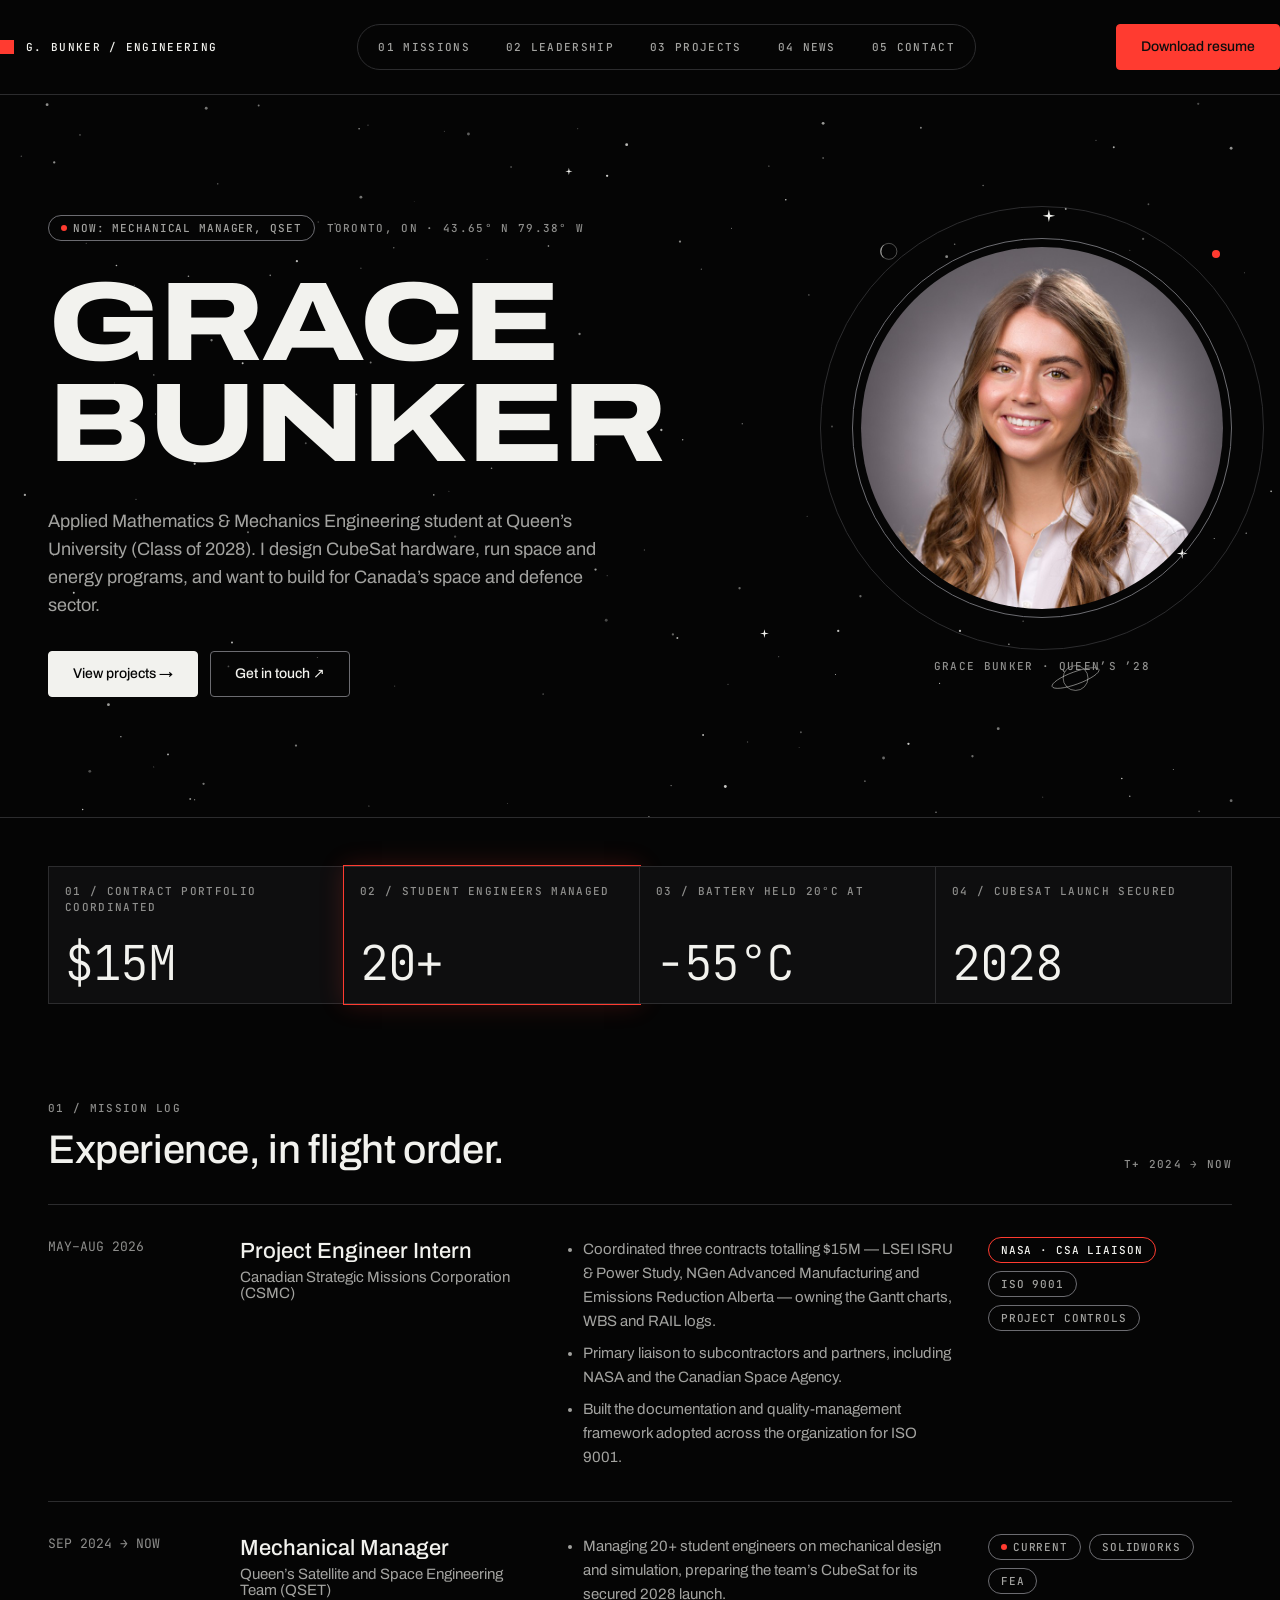
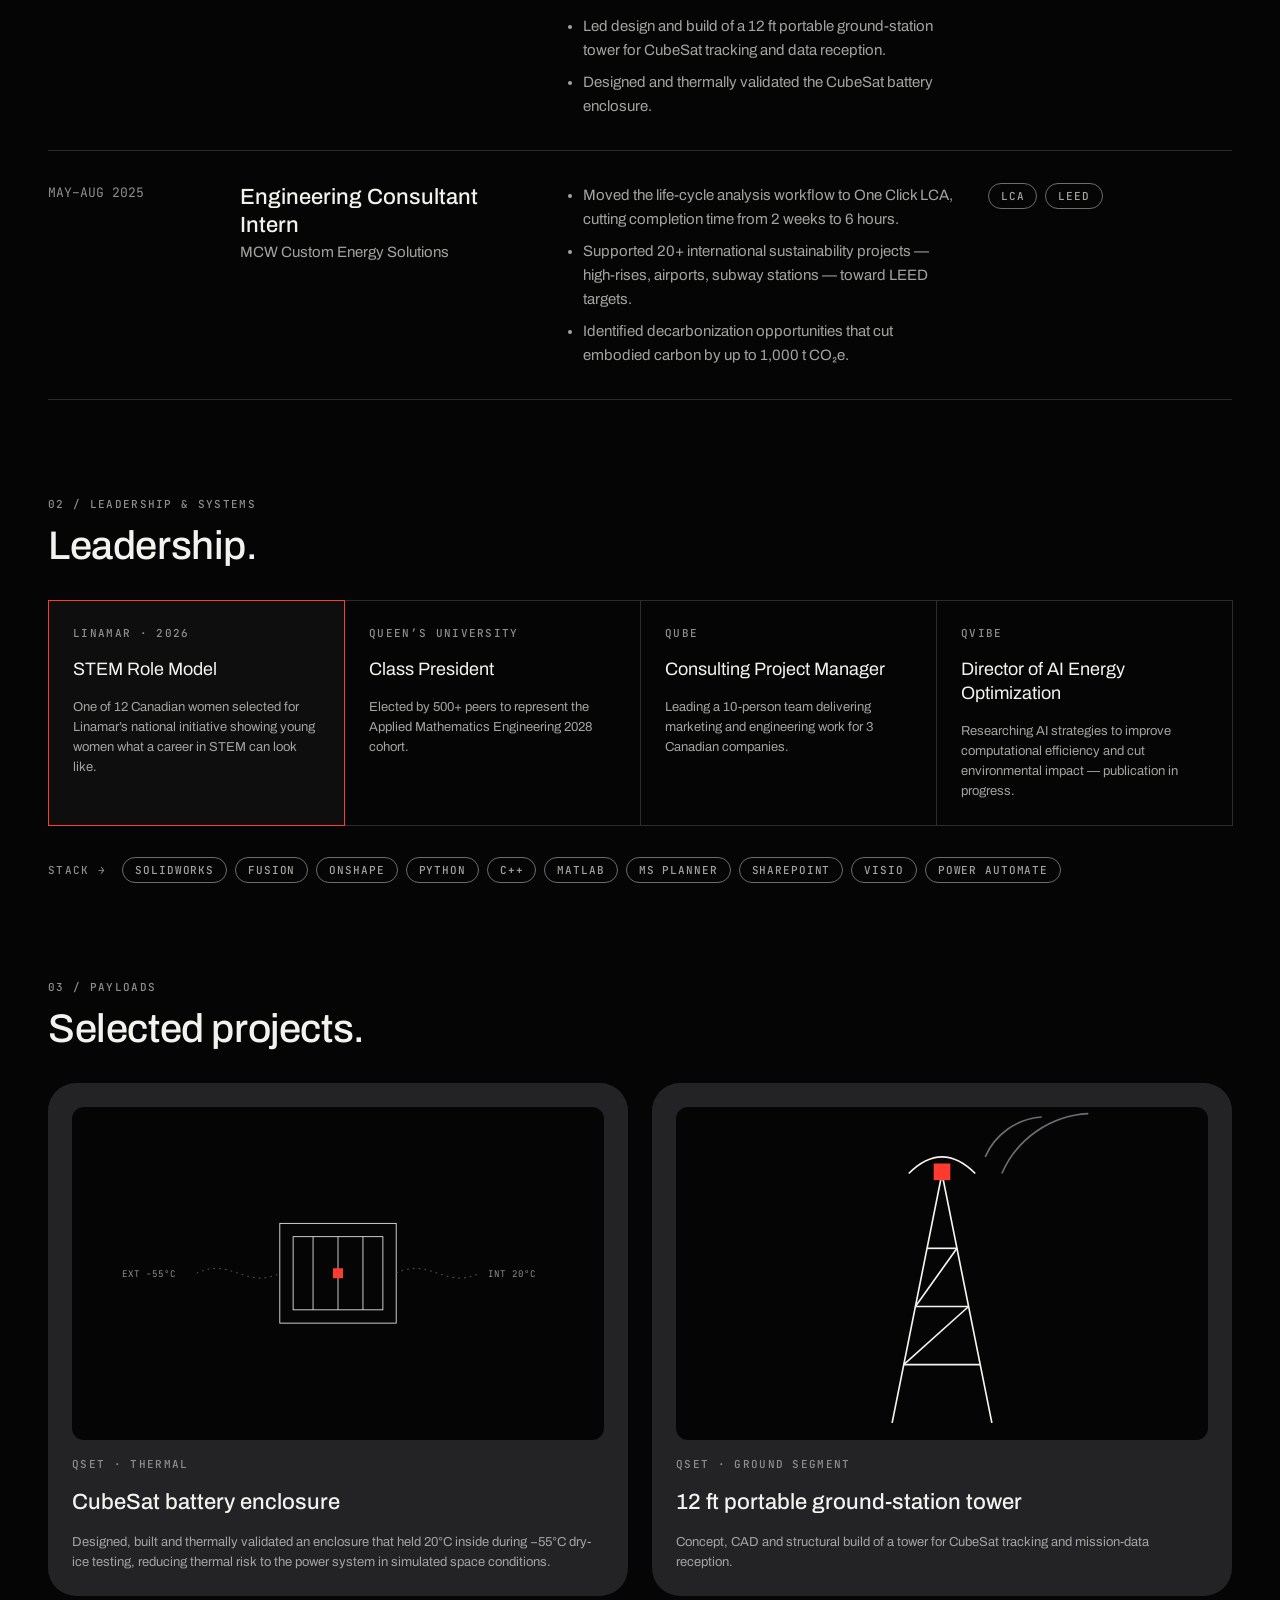
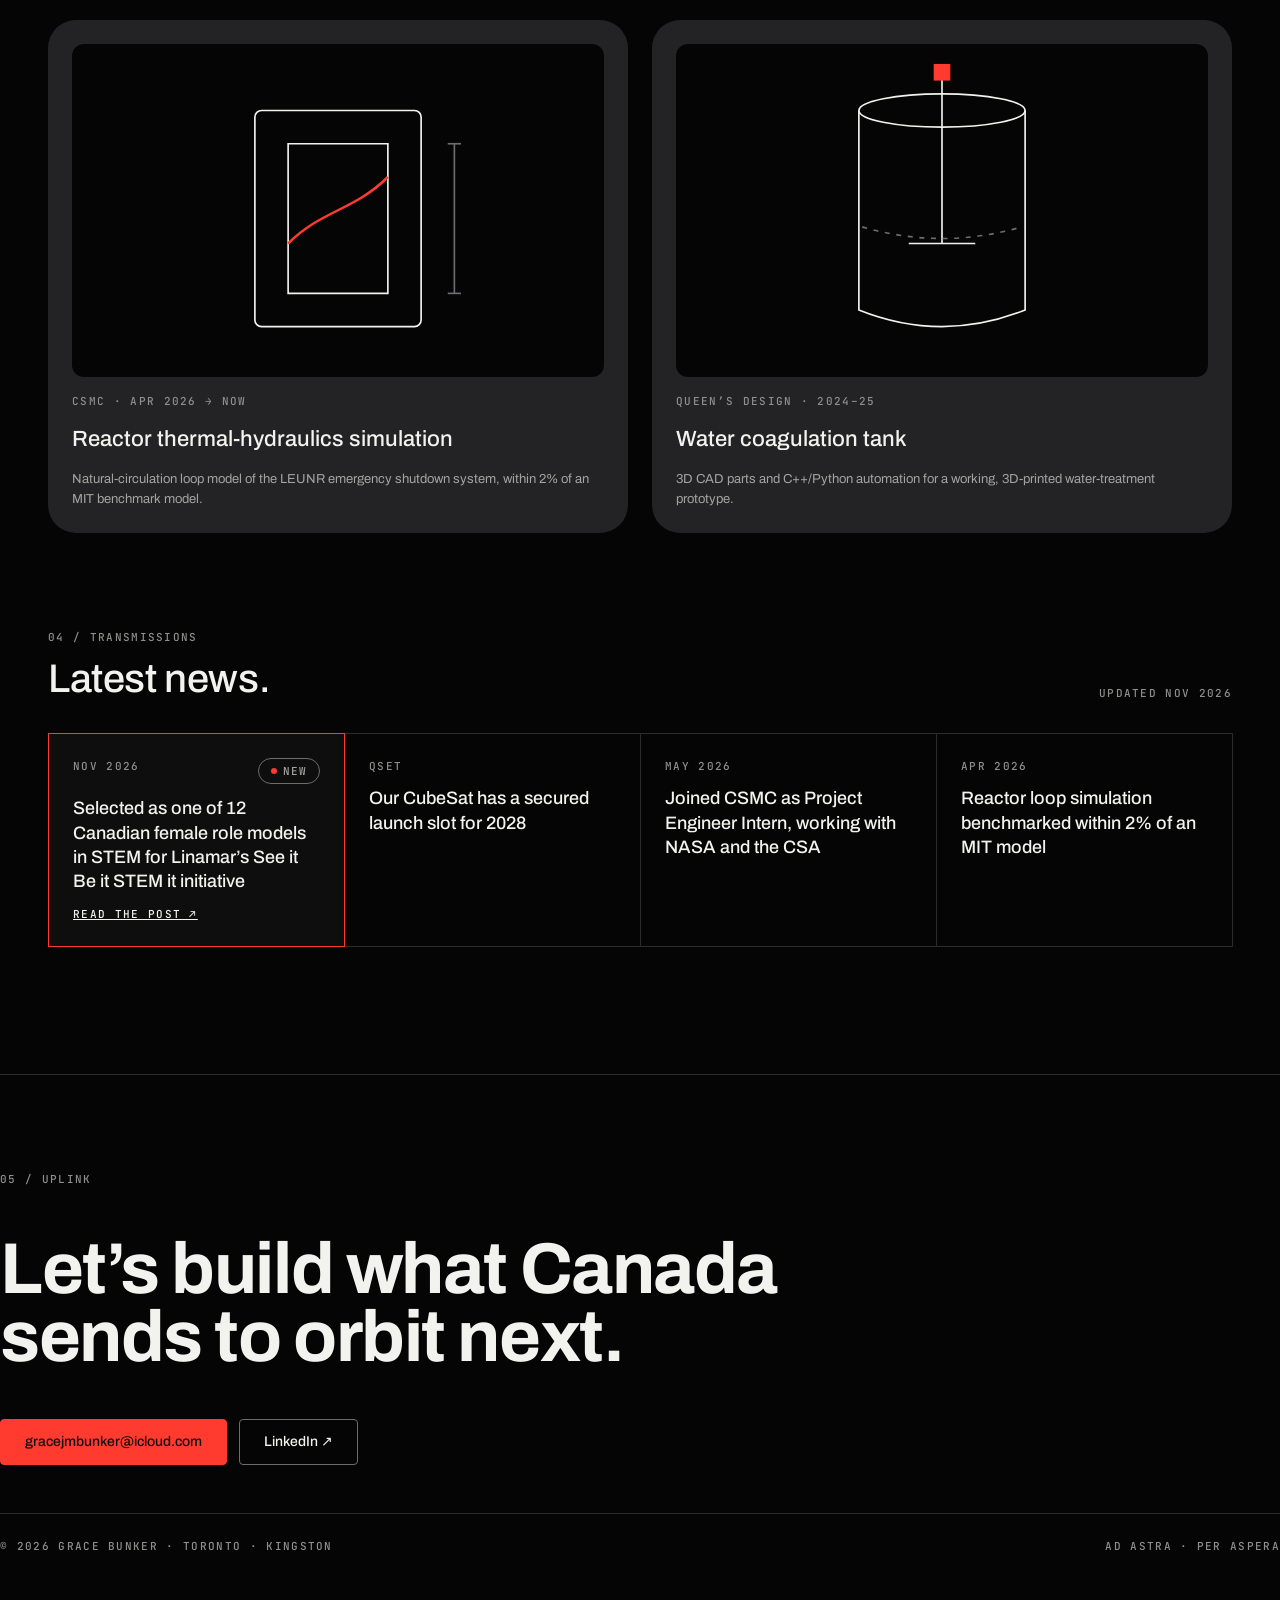
<file: index.html>
<!doctype html>
<html lang="en">
<head>
<meta charset="utf-8">
<meta name="viewport" content="width=device-width, initial-scale=1">
<title>Grace Bunker — Engineering Portfolio</title>
<meta name="description" content="Grace Bunker — Applied Mathematics & Mechanics Engineering student at Queen’s University, building for Canada’s space and defence sector.">
<meta property="og:title" content="Grace Bunker — Engineering Portfolio">
<meta property="og:description" content="CubeSat hardware, space and energy programs, and a STEM role model for Linamar’s See it Be it STEM it.">
<meta property="og:image" content="assets/grace-headshot.jpg">
<link rel="preconnect" href="https://fonts.googleapis.com">
<link rel="preconnect" href="https://fonts.gstatic.com" crossorigin>
<link rel="stylesheet" href="https://fonts.googleapis.com/css2?family=Archivo:ital,wdth,wght@0,62..125,100..900;1,62..125,100..900&amp;family=JetBrains+Mono:wght@300..700&amp;display=swap">
<link rel="stylesheet" href="styles.css">
</head>
<body>

<!-- NAV -->
<header class="site-header wrap">
<nav class="nav" aria-label="Primary">
<a class="brand" href="#top"><span class="brand__mark" aria-hidden="true"></span><span class="label" style="color: var(--ink);">G. Bunker / Engineering</span></a>
<div class="nav-links">
<a href="#missions">01 Missions</a>
<a href="#leadership">02 Leadership</a>
<a href="#projects">03 Projects</a>
<a href="#news">04 News</a>
<a href="#contact">05 Contact</a>
</div>
<a class="btn btn--signal" href="assets/Grace_Bunker_Resume.pdf" download>Download resume</a>
</nav>
</header>

<main>

<!-- HERO -->
<section id="top" class="hero">
<svg class="stars" viewBox="0 0 1440 820" preserveAspectRatio="xMidYMid slice" aria-hidden="true"><circle class="tw" cx="466" cy="124" r="0.5" fill="#f2f2ee" fill-opacity="0.29" style="animation-delay: 3.2s;"></circle><circle cx="527" cy="48" r="1.6" fill="#f2f2ee" fill-opacity="0.38"></circle><circle cx="124" cy="343" r="0.8" fill="#f2f2ee" fill-opacity="0.3"></circle><circle cx="611" cy="678" r="0.6" fill="#f2f2ee" fill-opacity="0.82"></circle><circle cx="908" cy="478" r="0.5" fill="#f2f2ee" fill-opacity="0.6"></circle><circle cx="571" cy="801" r="0.5" fill="#f2f2ee" fill-opacity="0.58"></circle><circle cx="192" cy="344" r="1.6" fill="#f2f2ee" fill-opacity="0.32"></circle><circle cx="444" cy="669" r="0.7" fill="#f2f2ee" fill-opacity="0.31"></circle><circle cx="823" cy="154" r="0.6" fill="#f2f2ee" fill-opacity="0.58"></circle><circle class="tw" cx="90" cy="49" r="0.8" fill="#f2f2ee" fill-opacity="0.55" style="animation-delay: 3.2s;"></circle><circle cx="1119" cy="382" r="1.3" fill="#f2f2ee" fill-opacity="0.47"></circle><circle cx="358" cy="147" r="0.8" fill="#f2f2ee" fill-opacity="0.3"></circle><circle cx="432" cy="406" r="1" fill="#f2f2ee" fill-opacity="0.69"></circle><circle cx="415" cy="804" r="0.6" fill="#f2f2ee" fill-opacity="0.56"></circle><circle cx="238" cy="280" r="1.3" fill="#f2f2ee" fill-opacity="0.5"></circle><circle cx="1385" cy="64" r="1.6" fill="#f2f2ee" fill-opacity="0.59"></circle><circle cx="1261" cy="257" r="1" fill="#f2f2ee" fill-opacity="0.61"></circle><circle cx="835" cy="374" r="0.6" fill="#f2f2ee" fill-opacity="0.82"></circle><circle class="tw" cx="683" cy="545" r="0.5" fill="#f2f2ee" fill-opacity="0.69" style="animation-delay: 1.9s;"></circle><circle cx="832" cy="559" r="1.3" fill="#f2f2ee" fill-opacity="0.42"></circle><circle cx="556" cy="548" r="0.5" fill="#f2f2ee" fill-opacity="0.81"></circle><circle cx="512" cy="501" r="1.3" fill="#f2f2ee" fill-opacity="0.29"></circle><circle cx="1106" cy="106" r="0.8" fill="#f2f2ee" fill-opacity="0.49"></circle><circle cx="1320" cy="407" r="0.7" fill="#f2f2ee" fill-opacity="0.52"></circle><circle cx="791" cy="724" r="1.1" fill="#f2f2ee" fill-opacity="0.77"></circle><circle cx="401" cy="341" r="1" fill="#f2f2ee" fill-opacity="0.66"></circle><circle cx="548" cy="189" r="0.6" fill="#f2f2ee" fill-opacity="0.36"></circle><circle class="tw" cx="334" cy="191" r="1.3" fill="#f2f2ee" fill-opacity="0.75" style="animation-delay: 1.1s;"></circle><circle cx="406" cy="119" r="1.6" fill="#f2f2ee" fill-opacity="0.47"></circle><circle cx="816" cy="782" r="1.6" fill="#f2f2ee" fill-opacity="0.82"></circle><circle cx="943" cy="607" r="1.3" fill="#f2f2ee" fill-opacity="0.79"></circle><circle cx="1123" cy="717" r="1.6" fill="#f2f2ee" fill-opacity="0.49"></circle><circle cx="575" cy="85" r="1.1" fill="#f2f2ee" fill-opacity="0.29"></circle><circle cx="97" cy="171" r="0.7" fill="#f2f2ee" fill-opacity="0.32"></circle><circle cx="865" cy="84" r="0.7" fill="#f2f2ee" fill-opacity="0.57"></circle><circle cx="1366" cy="503" r="0.6" fill="#f2f2ee" fill-opacity="0.77"></circle><circle class="tw" cx="884" cy="122" r="0.9" fill="#f2f2ee" fill-opacity="0.82" style="animation-delay: 3.6s;"></circle><circle cx="683" cy="95" r="1.3" fill="#f2f2ee" fill-opacity="0.85"></circle><circle cx="671" cy="397" r="0.6" fill="#f2f2ee" fill-opacity="0.34"></circle><circle cx="1080" cy="607" r="1.3" fill="#f2f2ee" fill-opacity="0.75"></circle><circle cx="232" cy="19" r="1.6" fill="#f2f2ee" fill-opacity="0.47"></circle><circle cx="994" cy="750" r="1.6" fill="#f2f2ee" fill-opacity="0.43"></circle><circle cx="926" cy="75" r="0.9" fill="#f2f2ee" fill-opacity="0.56"></circle><circle cx="1308" cy="292" r="0.8" fill="#f2f2ee" fill-opacity="0.57"></circle><circle cx="1122" cy="270" r="0.8" fill="#f2f2ee" fill-opacity="0.62"></circle><circle class="tw" cx="1135" cy="622" r="0.8" fill="#f2f2ee" fill-opacity="0.73" style="animation-delay: 4.9s;"></circle><circle cx="1065" cy="186" r="1.6" fill="#f2f2ee" fill-opacity="0.55"></circle><circle cx="1053" cy="811" r="0.9" fill="#f2f2ee" fill-opacity="0.53"></circle><circle cx="279" cy="496" r="1" fill="#f2f2ee" fill-opacity="0.52"></circle><circle cx="1349" cy="810" r="1" fill="#f2f2ee" fill-opacity="0.3"></circle><circle cx="147" cy="385" r="1" fill="#f2f2ee" fill-opacity="0.37"></circle><circle cx="899" cy="738" r="0.5" fill="#f2f2ee" fill-opacity="0.54"></circle><circle cx="940" cy="656" r="0.6" fill="#f2f2ee" fill-opacity="0.75"></circle><circle cx="173" cy="319" r="0.8" fill="#f2f2ee" fill-opacity="0.54"></circle><circle class="tw" cx="257" cy="647" r="1" fill="#f2f2ee" fill-opacity="0.3" style="animation-delay: 5.7s;"></circle><circle cx="1039" cy="380" r="0.6" fill="#f2f2ee" fill-opacity="0.68"></circle><circle cx="245" cy="104" r="0.7" fill="#f2f2ee" fill-opacity="0.6"></circle><circle cx="670" cy="538" r="1.3" fill="#f2f2ee" fill-opacity="0.64"></circle><circle cx="505" cy="450" r="0.7" fill="#f2f2ee" fill-opacity="0.26"></circle><circle cx="1151" cy="596" r="0.6" fill="#f2f2ee" fill-opacity="0.57"></circle><circle cx="1344" cy="356" r="0.8" fill="#f2f2ee" fill-opacity="0.75"></circle><circle cx="304" cy="207" r="0.9" fill="#f2f2ee" fill-opacity="0.55"></circle><circle cx="1100" cy="267" r="1.6" fill="#f2f2ee" fill-opacity="0.5"></circle><circle class="tw" cx="189" cy="746" r="1" fill="#f2f2ee" fill-opacity="0.79" style="animation-delay: 4.0s;"></circle><circle cx="1174" cy="424" r="1.6" fill="#f2f2ee" fill-opacity="0.33"></circle><circle cx="219" cy="419" r="1.3" fill="#f2f2ee" fill-opacity="0.72"></circle><circle cx="876" cy="636" r="0.7" fill="#f2f2ee" fill-opacity="0.35"></circle><circle cx="682" cy="595" r="1.6" fill="#f2f2ee" fill-opacity="0.29"></circle><circle cx="983" cy="435" r="1.3" fill="#f2f2ee" fill-opacity="0.72"></circle><circle cx="153" cy="459" r="0.8" fill="#f2f2ee" fill-opacity="0.36"></circle><circle cx="61" cy="80" r="1.3" fill="#f2f2ee" fill-opacity="0.59"></circle><circle cx="1094" cy="748" r="1.3" fill="#f2f2ee" fill-opacity="0.45"></circle><circle class="tw" cx="1402" cy="497" r="0.8" fill="#f2f2ee" fill-opacity="0.67" style="animation-delay: 2.7s;"></circle><circle cx="768" cy="392" r="0.8" fill="#f2f2ee" fill-opacity="0.67"></circle><circle cx="1262" cy="773" r="0.9" fill="#f2f2ee" fill-opacity="0.8"></circle><circle cx="1286" cy="166" r="1.3" fill="#f2f2ee" fill-opacity="0.33"></circle><circle cx="175" cy="363" r="0.6" fill="#f2f2ee" fill-opacity="0.65"></circle><circle cx="617" cy="174" r="0.9" fill="#f2f2ee" fill-opacity="0.72"></circle><circle cx="1292" cy="127" r="1" fill="#f2f2ee" fill-opacity="0.34"></circle><circle cx="1271" cy="793" r="0.8" fill="#f2f2ee" fill-opacity="0.7"></circle><circle cx="136" cy="726" r="0.7" fill="#f2f2ee" fill-opacity="0.84"></circle><circle class="tw" cx="1199" cy="132" r="1.1" fill="#f2f2ee" fill-opacity="0.85" style="animation-delay: 2.4s;"></circle><circle cx="607" cy="292" r="0.6" fill="#f2f2ee" fill-opacity="0.68"></circle><circle cx="28" cy="454" r="1.3" fill="#f2f2ee" fill-opacity="0.67"></circle><circle cx="553" cy="424" r="0.9" fill="#f2f2ee" fill-opacity="0.56"></circle><circle cx="93" cy="808" r="0.8" fill="#f2f2ee" fill-opacity="0.83"></circle><circle cx="151" cy="218" r="0.5" fill="#f2f2ee" fill-opacity="0.79"></circle><circle cx="261" cy="620" r="1.1" fill="#f2f2ee" fill-opacity="0.76"></circle><circle cx="973" cy="776" r="1.1" fill="#f2f2ee" fill-opacity="0.34"></circle><circle cx="1324" cy="468" r="1" fill="#f2f2ee" fill-opacity="0.3"></circle><circle class="tw" cx="83" cy="564" r="1.1" fill="#f2f2ee" fill-opacity="0.79" style="animation-delay: 1.6s;"></circle><circle cx="24" cy="73" r="0.9" fill="#f2f2ee" fill-opacity="0.3"></circle><circle cx="1233" cy="55" r="0.6" fill="#f2f2ee" fill-opacity="0.52"></circle><circle cx="488" cy="454" r="0.9" fill="#f2f2ee" fill-opacity="0.62"></circle><circle cx="62" cy="582" r="0.6" fill="#f2f2ee" fill-opacity="0.83"></circle><circle cx="377" cy="149" r="0.9" fill="#f2f2ee" fill-opacity="0.63"></circle><circle cx="765" cy="169" r="1.3" fill="#f2f2ee" fill-opacity="0.55"></circle><circle cx="256" cy="285" r="0.5" fill="#f2f2ee" fill-opacity="0.85"></circle><circle cx="53" cy="15" r="1.6" fill="#f2f2ee" fill-opacity="0.58"></circle><circle class="tw" cx="273" cy="389" r="1.3" fill="#f2f2ee" fill-opacity="0.31" style="animation-delay: 4.9s;"></circle><circle cx="622" cy="406" r="1.1" fill="#f2f2ee" fill-opacity="0.83"></circle><circle cx="443" cy="176" r="0.8" fill="#f2f2ee" fill-opacity="0.46"></circle><circle cx="1198" cy="580" r="0.7" fill="#f2f2ee" fill-opacity="0.49"></circle><circle cx="500" cy="45" r="0.7" fill="#f2f2ee" fill-opacity="0.26"></circle><circle cx="901" cy="721" r="1.1" fill="#f2f2ee" fill-opacity="0.35"></circle><circle cx="122" cy="690" r="1.6" fill="#f2f2ee" fill-opacity="0.65"></circle><circle cx="406" cy="199" r="0.9" fill="#f2f2ee" fill-opacity="0.28"></circle><circle cx="267" cy="221" r="0.5" fill="#f2f2ee" fill-opacity="0.41"></circle><circle class="tw" cx="1385" cy="798" r="1.6" fill="#f2f2ee" fill-opacity="0.44" style="animation-delay: 0.2s;"></circle><circle cx="1271" cy="179" r="0.7" fill="#f2f2ee" fill-opacity="0.25"></circle><circle cx="550" cy="389" r="1.6" fill="#f2f2ee" fill-opacity="0.64"></circle><circle cx="357" cy="637" r="0.6" fill="#f2f2ee" fill-opacity="0.41"></circle><circle cx="129" cy="328" r="0.5" fill="#f2f2ee" fill-opacity="0.49"></circle><circle cx="431" cy="516" r="0.6" fill="#f2f2ee" fill-opacity="0.6"></circle><circle cx="762" cy="615" r="1.1" fill="#f2f2ee" fill-opacity="0.71"></circle><circle cx="1038" cy="405" r="0.9" fill="#f2f2ee" fill-opacity="0.68"></circle><circle cx="926" cy="36" r="1.6" fill="#f2f2ee" fill-opacity="0.63"></circle><circle class="tw" cx="1057" cy="666" r="0.7" fill="#f2f2ee" fill-opacity="0.8" style="animation-delay: 4.5s;"></circle><circle cx="819" cy="667" r="0.5" fill="#f2f2ee" fill-opacity="0.75"></circle><circle cx="841" cy="732" r="0.8" fill="#f2f2ee" fill-opacity="0.3"></circle><circle cx="60" cy="522" r="0.6" fill="#f2f2ee" fill-opacity="0.48"></circle><circle cx="650" cy="42" r="0.5" fill="#f2f2ee" fill-opacity="0.63"></circle><circle cx="980" cy="401" r="0.5" fill="#f2f2ee" fill-opacity="0.52"></circle><circle cx="101" cy="765" r="1.6" fill="#f2f2ee" fill-opacity="0.31"></circle><circle cx="757" cy="611" r="1.3" fill="#f2f2ee" fill-opacity="0.4"></circle><circle cx="107" cy="218" r="0.8" fill="#f2f2ee" fill-opacity="0.39"></circle><circle class="tw" cx="936" cy="377" r="1.1" fill="#f2f2ee" fill-opacity="0.3" style="animation-delay: 5.5s;"></circle><circle cx="414" cy="38" r="0.8" fill="#f2f2ee" fill-opacity="0.3"></circle><circle cx="212" cy="208" r="0.9" fill="#f2f2ee" fill-opacity="0.62"></circle><circle cx="192" cy="396" r="1.3" fill="#f2f2ee" fill-opacity="0.41"></circle><circle cx="968" cy="568" r="1.3" fill="#f2f2ee" fill-opacity="0.42"></circle><circle cx="744" cy="381" r="1.3" fill="#f2f2ee" fill-opacity="0.71"></circle><circle cx="1430" cy="450" r="0.9" fill="#f2f2ee" fill-opacity="0.84"></circle><circle cx="1348" cy="14" r="1.3" fill="#f2f2ee" fill-opacity="0.3"></circle><circle cx="730" cy="816" r="0.9" fill="#f2f2ee" fill-opacity="0.48"></circle><circle class="tw" cx="1320" cy="763" r="0.6" fill="#f2f2ee" fill-opacity="0.6" style="animation-delay: 0.9s;"></circle><circle cx="755" cy="781" r="0.7" fill="#f2f2ee" fill-opacity="0.61"></circle><circle cx="910" cy="229" r="0.6" fill="#f2f2ee" fill-opacity="0.67"></circle><circle cx="333" cy="736" r="1.3" fill="#f2f2ee" fill-opacity="0.49"></circle><circle cx="229" cy="779" r="1.3" fill="#f2f2ee" fill-opacity="0.49"></circle><circle cx="1047" cy="341" r="1.1" fill="#f2f2ee" fill-opacity="0.44"></circle><circle cx="1210" cy="1" r="1" fill="#f2f2ee" fill-opacity="0.75"></circle><circle cx="173" cy="760" r="0.5" fill="#f2f2ee" fill-opacity="0.79"></circle><circle cx="417" cy="305" r="1.1" fill="#f2f2ee" fill-opacity="0.48"></circle><circle class="tw" cx="1253" cy="63" r="1.1" fill="#f2f2ee" fill-opacity="0.7" style="animation-delay: 5.1s;"></circle><circle cx="404" cy="42" r="0.9" fill="#f2f2ee" fill-opacity="0.63"></circle><circle cx="214" cy="796" r="1.1" fill="#f2f2ee" fill-opacity="0.56"></circle><circle cx="273" cy="306" r="1.1" fill="#f2f2ee" fill-opacity="0.78"></circle><circle cx="1169" cy="517" r="1.6" fill="#f2f2ee" fill-opacity="0.58"></circle><circle cx="1036" cy="41" r="1.1" fill="#f2f2ee" fill-opacity="0.52"></circle><circle cx="1084" cy="528" r="0.9" fill="#f2f2ee" fill-opacity="0.54"></circle><circle cx="1313" cy="451" r="0.7" fill="#f2f2ee" fill-opacity="0.53"></circle><circle cx="495" cy="244" r="0.9" fill="#f2f2ee" fill-opacity="0.49"></circle><circle class="tw" cx="344" cy="396" r="1.1" fill="#f2f2ee" fill-opacity="0.32" style="animation-delay: 3.9s;"></circle><circle cx="108" cy="410" r="1.3" fill="#f2f2ee" fill-opacity="0.58"></circle><circle cx="652" cy="273" r="1.3" fill="#f2f2ee" fill-opacity="0.51"></circle><circle cx="789" cy="200" r="0.7" fill="#f2f2ee" fill-opacity="0.46"></circle><circle cx="131" cy="196" r="0.9" fill="#f2f2ee" fill-opacity="0.74"></circle><circle cx="291" cy="16" r="1.1" fill="#f2f2ee" fill-opacity="0.48"></circle><circle cx="1074" cy="172" r="0.9" fill="#f2f2ee" fill-opacity="0.45"></circle><circle cx="89" cy="228" r="1" fill="#f2f2ee" fill-opacity="0.33"></circle><circle cx="725" cy="516" r="0.8" fill="#f2f2ee" fill-opacity="0.31"></circle><circle class="tw" cx="1291" cy="315" r="1.3" fill="#f2f2ee" fill-opacity="0.51" style="animation-delay: 1.9s;"></circle><circle cx="1173" cy="794" r="0.7" fill="#f2f2ee" fill-opacity="0.27"></circle><circle cx="1022" cy="734" r="1.3" fill="#f2f2ee" fill-opacity="0.83"></circle><circle cx="705" cy="60" r="1.6" fill="#f2f2ee" fill-opacity="0.76"></circle><circle cx="1400" cy="204" r="0.6" fill="#f2f2ee" fill-opacity="0.38"></circle><circle cx="219" cy="797" r="0.6" fill="#f2f2ee" fill-opacity="0.81"></circle><circle cx="1039" cy="531" r="1.3" fill="#f2f2ee" fill-opacity="0.3"></circle><circle cx="1119" cy="1" r="0.7" fill="#f2f2ee" fill-opacity="0.39"></circle><path class="tw" d="M1180 133 L1181.26 138.74 L1187 140 L1181.26 141.26 L1180 147 L1178.74 141.26 L1173 140 L1178.74 138.74 Z" fill="#f2f2ee" style="animation-delay: 4.6s;"></path><path class="tw" d="M860 605 L860.9 609.1 L865 610 L860.9 610.9 L860 615 L859.1 610.9 L855 610 L859.1 609.1 Z" fill="#f2f2ee" style="animation-delay: 3.2s;"></path><path class="tw" d="M1330 514 L1331.08 518.92 L1336 520 L1331.08 521.08 L1330 526 L1328.92 521.08 L1324 520 L1328.92 518.92 Z" fill="#f2f2ee" style="animation-delay: 1.5s;"></path><path class="tw" d="M640 86 L640.72 89.28 L644 90 L640.72 90.72 L640 94 L639.28 90.72 L636 90 L639.28 89.28 Z" fill="#f2f2ee" style="animation-delay: 0.6s;"></path><path class="tw" d="M1040 326 L1040.72 329.28 L1044 330 L1040.72 330.72 L1040 334 L1039.28 330.72 L1036 330 L1039.28 329.28 Z" fill="#f2f2ee" style="animation-delay: 1.3s;"></path><g fill="none" stroke="#f2f2ee" stroke-opacity=".5" stroke-width="1"><circle cx="1210" cy="660" r="14"></circle><ellipse cx="1210" cy="660" rx="28" ry="7" transform="rotate(-20 1210 660)"></ellipse></g><circle cx="1000" cy="180" r="9" fill="none" stroke="#f2f2ee" stroke-opacity=".35"></circle><path d="M995 172 A9 9 0 0 0 995 188 A11 11 0 0 1 995 172 Z" fill="#f2f2ee" fill-opacity=".5"></path></svg>
<div class="wrap">
<div class="hero__inner">
<div class="hero__copy">
<div class="hero__meta">
<span class="tag tag--live">Now: Mechanical Manager, QSET</span>
<span class="label">Toronto, ON · 43.65° N 79.38° W</span>
</div>
<h1 class="hero__name">Grace<br>Bunker</h1>
<p class="hero__intro">Applied Mathematics &amp; Mechanics Engineering student at Queen’s University (Class of 2028). I design CubeSat hardware, run space and energy programs, and want to build for Canada’s space and defence sector.</p>
<div class="btn-row">
<a class="btn" href="#projects">View projects →</a>
<a class="btn btn--ghost" href="#contact">Get in touch ↗</a>
</div>
</div>
<figure class="portrait">
<div class="portrait__orbit"><img class="portrait__photo" src="assets/grace-headshot.jpg" alt="Portrait of Grace Bunker" width="380" height="380"></div>
<figcaption class="label">Grace Bunker · Queen’s ’28</figcaption>
</figure>
</div>
</div>
</section>

<!-- STATS -->
<section class="wrap" aria-label="At a glance">
<div class="stats">
<div class="stat"><span class="label">01 / Contract portfolio coordinated</span><span class="stat__value">$15M</span></div>
<div class="stat stat--selected"><span class="label">02 / Student engineers managed</span><span class="stat__value">20+</span></div>
<div class="stat"><span class="label">03 / Battery held 20°C at</span><span class="stat__value">−55°C</span></div>
<div class="stat"><span class="label">04 / CubeSat launch secured</span><span class="stat__value">2028</span></div>
</div>
</section>

<!-- EXPERIENCE -->
<section id="missions" class="wrap section">
<div class="section-head">
<div><span class="label">01 / Mission log</span><h2 class="h2">Experience, in flight order.</h2></div>
<span class="label">T+ 2024 → now</span>
</div>
<div>
<article class="role">
<span class="role__date">MAY–AUG 2026</span>
<div class="role__title"><h3 class="h3">Project Engineer Intern</h3><span class="role__org">Canadian Strategic Missions Corporation (CSMC)</span></div>
<ul>
<li>Coordinated three contracts totalling $15M — LSEI ISRU &amp; Power Study, NGen Advanced Manufacturing and Emissions Reduction Alberta — owning the Gantt charts, WBS and RAIL logs.</li>
<li>Primary liaison to subcontractors and partners, including NASA and the Canadian Space Agency.</li>
<li>Built the documentation and quality-management framework adopted across the organization for ISO 9001.</li>
</ul>
<div class="tags"><span class="tag tag--signal">NASA · CSA liaison</span><span class="tag">ISO 9001</span><span class="tag">Project controls</span></div>
</article>
<article class="role">
<span class="role__date">SEP 2024 → NOW</span>
<div class="role__title"><h3 class="h3">Mechanical Manager</h3><span class="role__org">Queen’s Satellite and Space Engineering Team (QSET)</span></div>
<ul>
<li>Managing 20+ student engineers on mechanical design and simulation, preparing the team’s CubeSat for its secured 2028 launch.</li>
<li>Led design and build of a 12 ft portable ground-station tower for CubeSat tracking and data reception.</li>
<li>Designed and thermally validated the CubeSat battery enclosure.</li>
</ul>
<div class="tags"><span class="tag tag--live">Current</span><span class="tag">SolidWorks</span><span class="tag">FEA</span></div>
</article>
<article class="role">
<span class="role__date">MAY–AUG 2025</span>
<div class="role__title"><h3 class="h3">Engineering Consultant Intern</h3><span class="role__org">MCW Custom Energy Solutions</span></div>
<ul>
<li>Moved the life-cycle analysis workflow to One Click LCA, cutting completion time from 2 weeks to 6 hours.</li>
<li>Supported 20+ international sustainability projects — high-rises, airports, subway stations — toward LEED targets.</li>
<li>Identified decarbonization opportunities that cut embodied carbon by up to 1,000 t CO₂e.</li>
</ul>
<div class="tags"><span class="tag">LCA</span><span class="tag">LEED</span></div>
</article>
</div>
</section>

<!-- LEADERSHIP -->
<section id="leadership" class="wrap section">
<div class="section-head">
<div><span class="label">02 / Leadership &amp; systems</span><h2 class="h2">Leadership.</h2></div>
</div>
<div class="leaders">
<div class="leader leader--featured"><span class="label">Linamar · 2026</span><span class="leader__title">STEM Role Model</span><span class="muted small">One of 12 Canadian women selected for Linamar’s national initiative showing young women what a career in STEM can look like.</span></div>
<div class="leader"><span class="label">Queen’s University</span><span class="leader__title">Class President</span><span class="muted small">Elected by 500+ peers to represent the Applied Mathematics Engineering 2028 cohort.</span></div>
<div class="leader"><span class="label">QUBE</span><span class="leader__title">Consulting Project Manager</span><span class="muted small">Leading a 10-person team delivering marketing and engineering work for 3 Canadian companies.</span></div>
<div class="leader"><span class="label">QVibe</span><span class="leader__title">Director of AI Energy Optimization</span><span class="muted small">Researching AI strategies to improve computational efficiency and cut environmental impact — publication in progress.</span></div>
</div>
<div class="stack">
<span class="label">Stack →</span>
<span class="tag">SolidWorks</span><span class="tag">Fusion</span><span class="tag">Onshape</span><span class="tag">Python</span><span class="tag">C++</span><span class="tag">MATLAB</span><span class="tag">MS Planner</span><span class="tag">SharePoint</span><span class="tag">Visio</span><span class="tag">Power Automate</span>
</div>
</section>

<!-- PROJECTS -->
<section id="projects" class="wrap section">
<div class="section-head">
<div><span class="label">03 / Payloads</span><h2 class="h2">Selected projects.</h2></div>
</div>
<div class="projects">
<article class="card">
<div class="card__media">
<svg viewBox="0 0 640 240" aria-hidden="true">
<g fill="none" stroke="#f2f2ee" stroke-width="1"><rect x="250" y="60" width="140" height="120"/><rect x="266" y="76" width="108" height="88"/><line x1="290" y1="76" x2="290" y2="164"/><line x1="320" y1="76" x2="320" y2="164"/><line x1="350" y1="76" x2="350" y2="164"/></g>
<g fill="none" stroke="#6c6c71" stroke-width="1" stroke-dasharray="2 5"><path d="M150 120 C190 100 210 140 250 120"/><path d="M390 120 C430 100 450 140 490 120"/></g>
<g font-family="JetBrains Mono, monospace" font-size="11" fill="#8e8e8c" letter-spacing="1.2"><text x="60" y="124">EXT −55°C</text><text x="500" y="124">INT 20°C</text></g>
<rect x="314" y="114" width="12" height="12" fill="#ff3b30"/>
</svg>
</div>
<span class="label">QSET · Thermal</span>
<h3 class="h3">CubeSat battery enclosure</h3>
<p class="muted small">Designed, built and thermally validated an enclosure that held 20°C inside during −55°C dry-ice testing, reducing thermal risk to the power system in simulated space conditions.</p>
</article>
<article class="card">
<div class="card__media">
<svg viewBox="0 0 320 200" aria-hidden="true">
<g fill="none" stroke="#f2f2ee" stroke-width="1"><path d="M130 190 L160 40 L190 190"/><line x1="137" y1="155" x2="183" y2="155"/><line x1="144" y1="120" x2="176" y2="120"/><line x1="151" y1="85" x2="169" y2="85"/><line x1="137" y1="155" x2="176" y2="120"/><line x1="144" y1="120" x2="169" y2="85"/><path d="M140 40 Q160 20 180 40"/></g>
<path d="M186 30 A40 40 0 0 1 220 6" fill="none" stroke="#6c6c71" stroke-width="1"/>
<path d="M196 40 A60 60 0 0 1 248 4" fill="none" stroke="#6c6c71" stroke-width="1"/>
<rect x="155" y="34" width="10" height="10" fill="#ff3b30"/>
</svg>
</div>
<span class="label">QSET · Ground segment</span>
<h3 class="h3">12 ft portable ground-station tower</h3>
<p class="muted small">Concept, CAD and structural build of a tower for CubeSat tracking and mission-data reception.</p>
</article>
<article class="card">
<div class="card__media">
<svg viewBox="0 0 320 200" aria-hidden="true">
<g fill="none" stroke="#f2f2ee" stroke-width="1"><rect x="110" y="40" width="100" height="130" rx="4"/><path d="M130 150 L130 60 L190 60 L190 150 Z"/></g>
<path d="M130 120 C150 100 170 100 190 80" fill="none" stroke="#ff3b30" stroke-width="1.5"/>
<g stroke="#6c6c71" stroke-width="1"><line x1="230" y1="60" x2="230" y2="150"/><line x1="226" y1="60" x2="234" y2="60"/><line x1="226" y1="150" x2="234" y2="150"/></g>
</svg>
</div>
<span class="label">CSMC · Apr 2026 → now</span>
<h3 class="h3">Reactor thermal-hydraulics simulation</h3>
<p class="muted small">Natural-circulation loop model of the LEUNR emergency shutdown system, within 2% of an MIT benchmark model.</p>
</article>
<article class="card">
<div class="card__media">
<svg viewBox="0 0 320 200" aria-hidden="true">
<g fill="none" stroke="#f2f2ee" stroke-width="1"><path d="M110 40 L110 160 Q160 180 210 160 L210 40"/><ellipse cx="160" cy="40" rx="50" ry="10"/><line x1="160" y1="20" x2="160" y2="120"/><path d="M140 120 L180 120"/></g>
<path d="M112 110 Q160 124 208 110" fill="none" stroke="#6c6c71" stroke-width="1" stroke-dasharray="3 4"/>
<rect x="155" y="12" width="10" height="10" fill="#ff3b30"/>
</svg>
</div>
<span class="label">Queen’s Design · 2024–25</span>
<h3 class="h3">Water coagulation tank</h3>
<p class="muted small">3D CAD parts and C++/Python automation for a working, 3D-printed water-treatment prototype.</p>
</article>
</div>
</section>

<!-- NEWS -->
<section id="news" class="wrap section">
<div class="section-head">
<div><span class="label">04 / Transmissions</span><h2 class="h2">Latest news.</h2></div>
<span class="label">Updated Nov 2026</span>
</div>
<div class="news">
<article class="news__item news__item--featured">
<div class="news__top"><span class="label">Nov 2026</span><span class="tag tag--live">New</span></div>
<h3>Selected as one of 12 Canadian female role models in STEM for Linamar’s See it Be it STEM it initiative</h3>
<a class="news__link" href="https://www.linkedin.com/posts/grace-bunker-1233b230b_empoweredwomenempowerwomen-seeitbeitstemit-ugcPost-7528863559393464321-VNIt/" target="_blank" rel="noopener">Read the post ↗</a>
</article>
<article class="news__item"><span class="label">QSET</span><h3>Our CubeSat has a secured launch slot for 2028</h3></article>
<article class="news__item"><span class="label">May 2026</span><h3>Joined CSMC as Project Engineer Intern, working with NASA and the CSA</h3></article>
<article class="news__item"><span class="label">Apr 2026</span><h3>Reactor loop simulation benchmarked within 2% of an MIT model</h3></article>
</div>
</section>

</main>

<!-- CONTACT -->
<footer id="contact" class="contact">
<div class="wrap contact__inner">
<span class="label">05 / Uplink</span>
<h2 class="contact__title">Let’s build what Canada sends to orbit next.</h2>
<div class="btn-row">
<a class="btn btn--signal" href="mailto:gracejmbunker@icloud.com">gracejmbunker@icloud.com</a>
<a class="btn btn--ghost" href="https://www.linkedin.com/in/grace-bunker-1233b230b/" target="_blank" rel="noopener">LinkedIn ↗</a>
</div>
<div class="footer">
<span class="label">© 2026 Grace Bunker · Toronto · Kingston</span>
<span class="label">Ad astra · per aspera</span>
</div>
</div>
</footer>

</body>
</html>
</file>
<file: styles.css>
/* Grace Bunker — portfolio
   Built on the Deep Field design system (dark, monochrome, one red accent). */

/* ---------- Tokens ---------- */
:root {
  --void: #050505;
  --surface-100: #0e0e0f;
  --surface-200: #161617;
  --surface-300: #232325;
  --line: #2c2c2e;
  --line-strong: #6c6c71;
  --ink: #f2f2ee;
  --ink-muted: #a3a3a0;
  --ink-faint: #8e8e8c;
  --on-ink: #050505;
  --signal: #ff3b30;       /* the one accent */
  --on-signal: #0d0d0d;
  --focus: var(--signal);
  --glow-signal: 0 0 0 1px var(--signal), 0 0 24px 0 #ff3b3033;

  --font-display: Archivo, "Helvetica Neue", Arial, sans-serif;
  --font-sans: Archivo, "Helvetica Neue", Arial, sans-serif;
  --font-mono: "JetBrains Mono", ui-monospace, Menlo, monospace;

  --space-2: 8px; --space-3: 12px; --space-4: 16px; --space-6: 24px;
  --space-8: 32px; --space-12: 48px; --space-24: 96px; --space-32: 128px;
  --radius-sm: 4px; --radius-md: 12px; --radius-lg: 28px; --radius-pill: 999px;
}

/* ---------- Base ---------- */
*, *::before, *::after { box-sizing: border-box; }
html { scroll-behavior: smooth; }
body { margin: 0; background: var(--void); color: var(--ink); font-family: var(--font-sans); -webkit-font-smoothing: antialiased; }
a { color: var(--ink); }
a:hover { color: var(--signal); }
a:focus-visible { outline: 2px solid var(--focus); outline-offset: 2px; }
h1, h2, h3, p, ul, figure { margin: 0; }

.wrap { max-width: 1280px; margin: 0 auto; padding: 0 var(--space-12); }
.section { padding-top: var(--space-24); }
.section-head { display: flex; flex-wrap: wrap; justify-content: space-between; align-items: end; gap: var(--space-4); margin-bottom: var(--space-8); }
.section-head > div { display: flex; flex-direction: column; gap: var(--space-3); }
.h2 { font-size: 40px; line-height: 1.1; font-weight: 500; letter-spacing: -.01em; }
.h3 { font-size: 22px; line-height: 1.3; font-weight: 500; }
.muted { color: var(--ink-muted); }
.small { font-size: 13px; line-height: 20px; }

/* ---------- Components ---------- */
.label { font: 500 11px/16px var(--font-mono); letter-spacing: .12em; text-transform: uppercase; color: var(--ink-faint); }

.tag { display: inline-flex; align-items: center; gap: 6px; padding: 4px 12px; border: 1px solid var(--line-strong); border-radius: var(--radius-pill); font: 500 11px/16px var(--font-mono); letter-spacing: .08em; text-transform: uppercase; color: var(--ink-muted); }
.tag--live::before { content: ""; width: 6px; height: 6px; border-radius: 50%; background: var(--signal); }
.tag--signal { border-color: var(--signal); color: var(--ink); }
.tags { display: flex; flex-wrap: wrap; gap: var(--space-2); }

.btn { display: inline-flex; align-items: center; gap: var(--space-2); padding: var(--space-3) var(--space-6); border-radius: var(--radius-sm); border: 1px solid var(--ink); background: var(--ink); color: var(--on-ink); font: 500 14px/20px var(--font-sans); text-decoration: none; cursor: pointer; transition: background .2s ease-out, color .2s ease-out, border-color .2s ease-out; }
.btn:hover { background: transparent; color: var(--ink); }
.btn--signal { background: var(--signal); border-color: var(--signal); color: var(--on-signal); }
.btn--signal:hover { background: transparent; color: var(--ink); }
.btn--ghost { background: transparent; color: var(--ink); border-color: var(--line-strong); }
.btn--ghost:hover { border-color: var(--ink); color: var(--ink); }
.btn-row { display: flex; flex-wrap: wrap; gap: var(--space-3); }

.stat { display: flex; flex-direction: column; justify-content: space-between; gap: var(--space-6); min-height: 132px; padding: var(--space-4); border: 1px solid var(--line); background: var(--surface-100); }
.stat__value { font: 300 48px/1 var(--font-mono); letter-spacing: -.03em; color: var(--ink); }
.stat--selected { box-shadow: var(--glow-signal); }

.card { display: flex; flex-direction: column; gap: var(--space-4); padding: var(--space-6); background: var(--surface-300); border-radius: var(--radius-lg); }
.card__media { border-radius: var(--radius-md); background: var(--void); aspect-ratio: 16 / 10; overflow: hidden; display: flex; align-items: center; justify-content: center; }
.card__media svg { width: 100%; height: 100%; }

/* ---------- Nav ---------- */
.site-header { padding: var(--space-6) 0; }
.nav { display: flex; flex-wrap: wrap; gap: var(--space-4); align-items: center; justify-content: space-between; }
.brand { display: flex; align-items: center; gap: var(--space-3); text-decoration: none; }
.brand__mark { width: 14px; height: 14px; background: var(--signal); }
.nav-links { display: flex; flex-wrap: wrap; gap: 4px; padding: 4px; border: 1px solid var(--line); border-radius: var(--radius-pill); }
.nav-links a { padding: 10px 16px; border-radius: var(--radius-pill); text-decoration: none; font: 500 11px/16px var(--font-mono); letter-spacing: .12em; text-transform: uppercase; color: var(--ink-muted); }
.nav-links a:hover { color: var(--ink); background: var(--surface-200); }

/* ---------- Hero ---------- */
.hero { position: relative; overflow: hidden; border-top: 1px solid var(--line); border-bottom: 1px solid var(--line); }
.stars { position: absolute; inset: 0; width: 100%; height: 100%; pointer-events: none; }
.tw { animation: twinkle 5s ease-in-out infinite; }
@keyframes twinkle { 0%, 100% { opacity: .25; } 50% { opacity: .9; } }
.hero__inner { position: relative; z-index: 1; display: grid; grid-template-columns: minmax(0, 7fr) minmax(0, 5fr); gap: var(--space-12); align-items: center; padding: 120px 0; }
.hero__copy { display: flex; flex-direction: column; gap: var(--space-8); }
.hero__meta { display: flex; flex-wrap: wrap; gap: var(--space-3); align-items: center; }
.hero__name { font-family: var(--font-display); font-weight: 800; font-stretch: 125%; font-size: 112px; line-height: .9; letter-spacing: -.02em; text-transform: uppercase; }
.hero__intro { max-width: 580px; font-size: 18px; line-height: 28px; color: var(--ink-muted); }
.portrait { justify-self: end; display: flex; flex-direction: column; align-items: center; gap: 40px; }
.portrait__orbit { position: relative; width: 380px; height: 380px; }
.portrait__orbit::before { content: ""; position: absolute; inset: -32px; border: 1px solid var(--line); border-radius: 50%; }
.portrait__orbit::after { content: ""; position: absolute; width: 8px; height: 8px; border-radius: 50%; background: var(--signal); top: 12px; right: 12px; }
.portrait__photo { width: 100%; height: 100%; border-radius: 50%; object-fit: cover; object-position: 50% 30%; display: block; border: 1px solid var(--line-strong); padding: 8px; }

/* ---------- Stats ---------- */
.stats { display: grid; grid-template-columns: repeat(4, minmax(0, 1fr)); padding-top: var(--space-12); }
.stats > .stat + .stat { border-left: 0; }

/* ---------- Experience ---------- */
.role { display: grid; grid-template-columns: 160px minmax(0, 1.2fr) minmax(0, 1.6fr) minmax(0, 1fr); gap: var(--space-8); padding: var(--space-8) 0; border-top: 1px solid var(--line); align-items: start; }
.role:last-child { border-bottom: 1px solid var(--line); }
.role__date { font: 400 13px/20px var(--font-mono); color: var(--ink-faint); }
.role__title { display: flex; flex-direction: column; gap: 4px; }
.role__org { color: var(--ink-muted); font-size: 15px; }
.role ul { padding-left: 18px; color: var(--ink-muted); font-size: 15px; line-height: 24px; }
.role li + li { margin-top: var(--space-2); }

/* ---------- Leadership ---------- */
.leaders { display: grid; grid-template-columns: repeat(4, minmax(0, 1fr)); }
.leader { display: flex; flex-direction: column; gap: var(--space-4); padding: var(--space-6); border: 1px solid var(--line); margin: 0 -1px -1px 0; }
.leader__title { font-size: 18px; line-height: 1.35; }
.leader--featured { position: relative; z-index: 1; border-color: var(--signal); background: var(--surface-100); }
.stack { display: flex; flex-wrap: wrap; gap: var(--space-2); margin-top: var(--space-8); }
.stack .label { align-self: center; margin-right: var(--space-2); }

/* ---------- Projects ---------- */
.projects { display: grid; grid-template-columns: repeat(2, minmax(0, 1fr)); gap: var(--space-6); }

/* ---------- News ---------- */
.news { display: grid; grid-template-columns: repeat(4, minmax(0, 1fr)); }
.news__item { display: flex; flex-direction: column; gap: var(--space-3); padding: var(--space-6); border: 1px solid var(--line); margin: 0 -1px -1px 0; }
.news__item h3 { font-size: 18px; line-height: 1.35; font-weight: 500; }
.news__item--featured { position: relative; z-index: 1; border-color: var(--signal); background: var(--surface-100); }
.news__top { display: flex; justify-content: space-between; gap: var(--space-2); }
.news__link { margin-top: auto; font: 500 11px/16px var(--font-mono); letter-spacing: .12em; text-transform: uppercase; }

/* ---------- Contact ---------- */
.contact { margin-top: var(--space-32); border-top: 1px solid var(--line); }
.contact__inner { padding: var(--space-24) 0 var(--space-12); display: flex; flex-direction: column; gap: var(--space-12); }
.contact__title { max-width: 960px; font-family: var(--font-display); font-weight: 700; font-size: 72px; line-height: .95; letter-spacing: -.02em; }
.footer { display: flex; flex-wrap: wrap; justify-content: space-between; gap: var(--space-4); padding-top: var(--space-6); border-top: 1px solid var(--line); }

/* ---------- Responsive ---------- */
@media (max-width: 900px) {
  .wrap { padding: 0 20px; }
  .hero__inner { grid-template-columns: minmax(0, 1fr); gap: 40px; padding: 80px 0; }
  .hero__name { font-size: 64px; }
  .portrait { order: -1; justify-self: start; align-items: flex-start; }
  .portrait figcaption { display: none; }
  .portrait__orbit { width: 180px; height: 180px; }
  .portrait__orbit::before { inset: -16px; }
  .portrait__orbit::after { top: 4px; right: 4px; }
  .stats, .leaders { grid-template-columns: repeat(2, minmax(0, 1fr)); }
  .stats > .stat + .stat { border-left: 1px solid var(--line); }
  .role { grid-template-columns: minmax(0, 1fr); gap: var(--space-3); }
  .projects, .news { grid-template-columns: minmax(0, 1fr); }
  .contact__title { font-size: 44px; }
}

@media (prefers-reduced-motion: reduce) {
  html { scroll-behavior: auto; }
  .tw { animation: none; }
}
</file>
